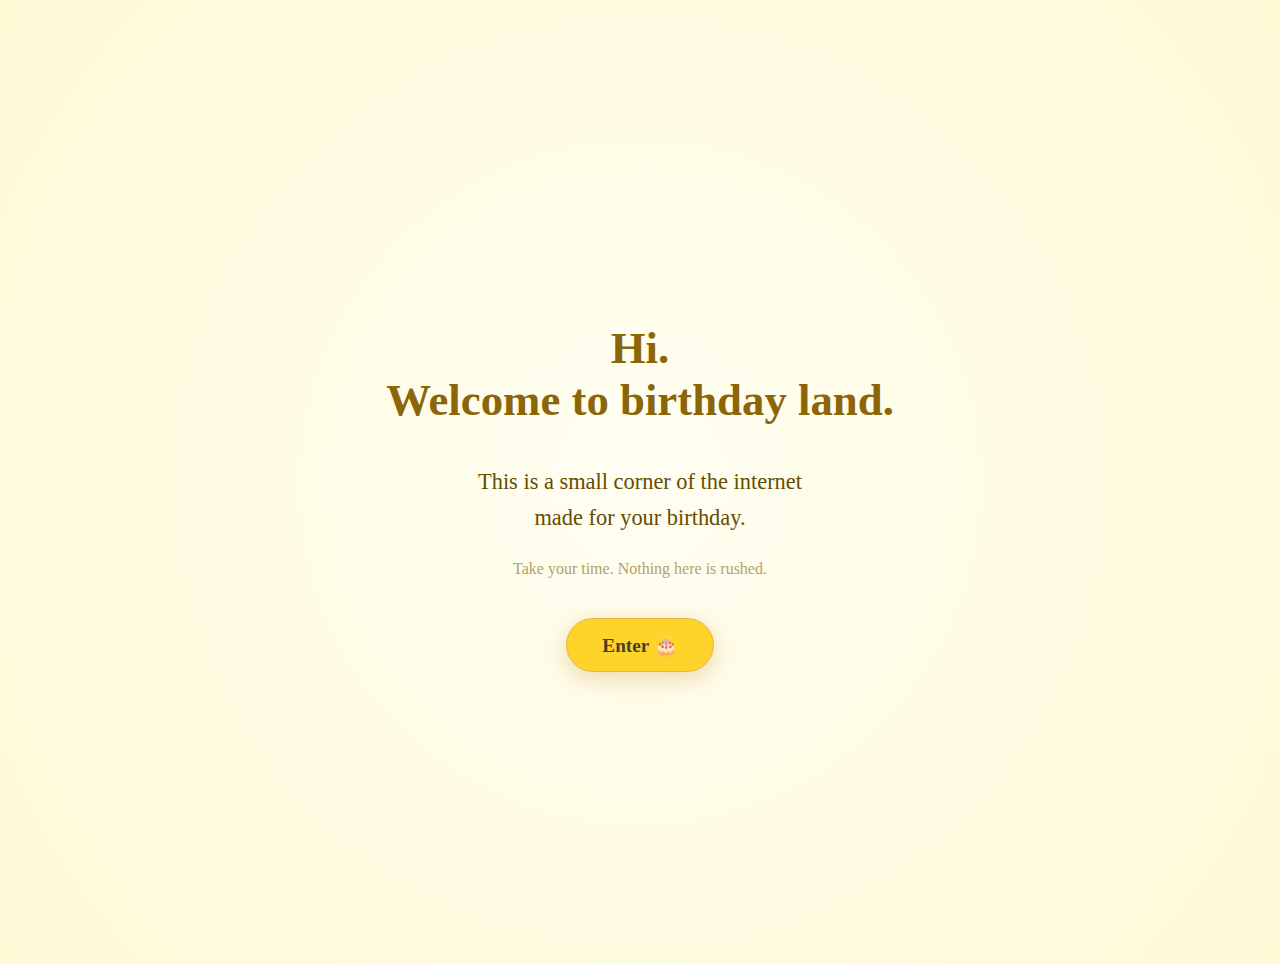
<file: index.html>
<!DOCTYPE html>
<html lang="en">
<head>
    <meta charset="UTF-8">
    <meta name="viewport" content="width=device-width, initial-scale=1.0">
    <title>Bday</title>
    <link rel="stylesheet" href="styles.css">
</head>
<body>
    <main class="hero">
        <h1>
            Hi.<br>
            Welcome to birthday land.
        </h1>

        <p class="subtitle">
            This is a small corner of the internet<br>
            made for your birthday.
        </p>

        <p class="hint">
            Take your time. Nothing here is rushed.
        </p>

        <a href="main.html" class="btn">
            Enter 🎂
        </a>
    </main>
</body>

</html>
</file>
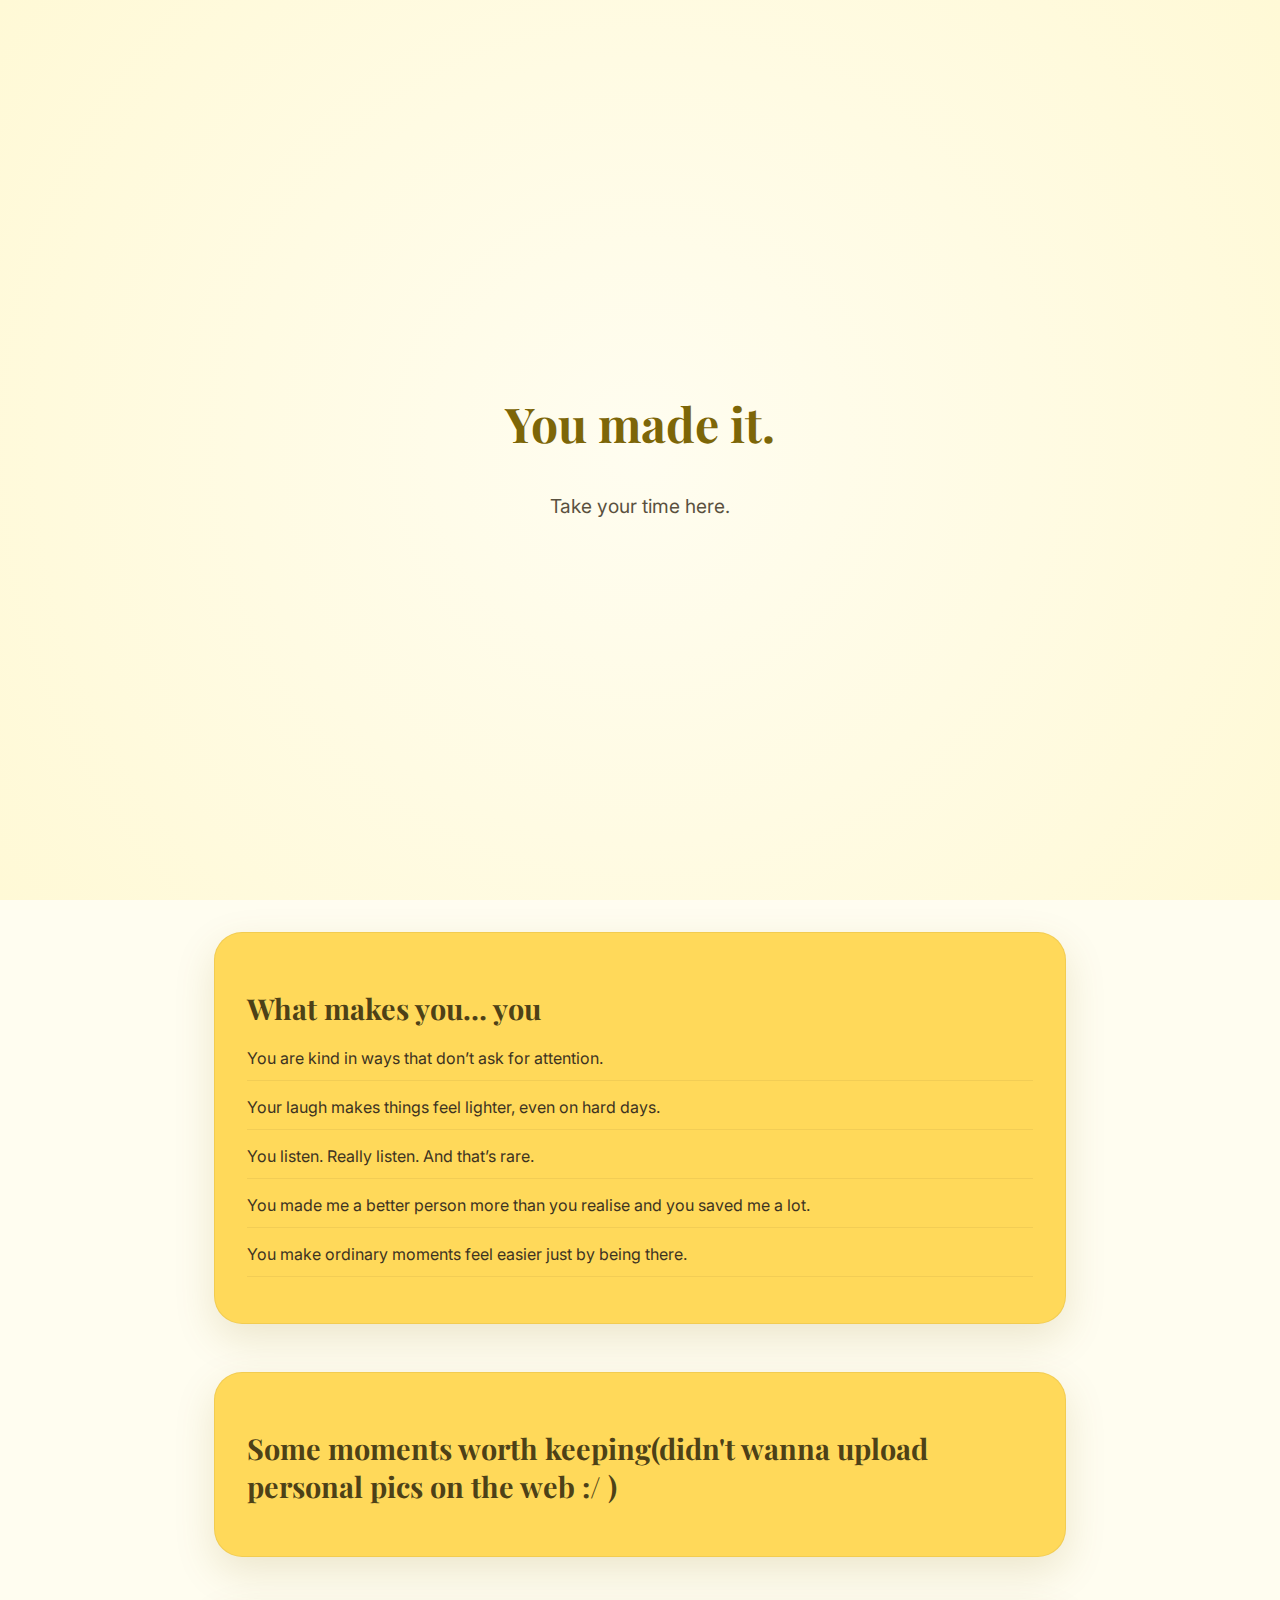
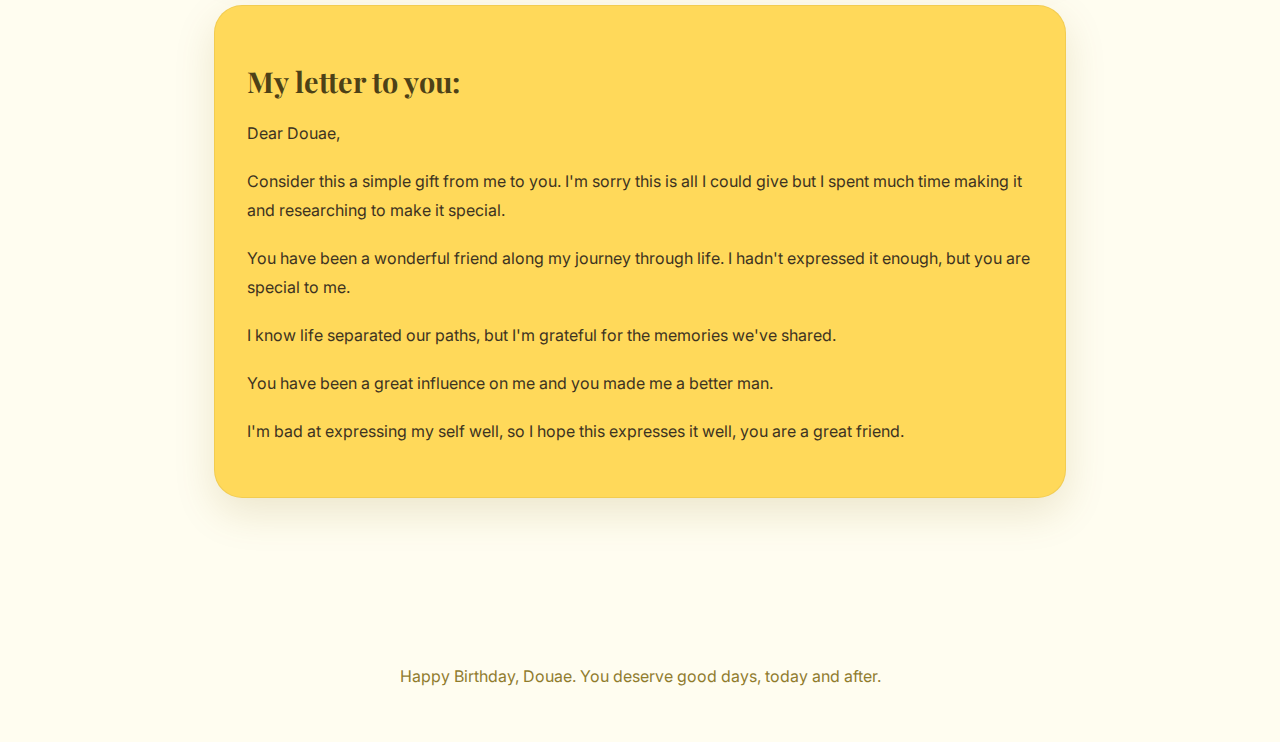
<file: main.html>
<!DOCTYPE html>
<html lang="en">
<head>
    <meta charset="UTF-8">
    <meta name="viewport" content="width=device-width, initial-scale=1.0">
    <title>For Douae</title>
    <link rel="stylesheet" href="style.css">
    <link href="https://fonts.googleapis.com/css2?family=Playfair+Display:wght@400;600&family=Inter:wght@300;400&display=swap" rel="stylesheet">
</head>
<body>

    <header class="hero">
        <h1>You made it.</h1>
        <p> 
            Take your time here.
        </p>
    </header>

    <main>

        <article class="card">
            <h2>What makes you… you</h2>
            <ul>
                <li>You are kind in ways that don’t ask for attention.</li>
                <li>Your laugh makes things feel lighter, even on hard days.</li>
                <li>You listen. Really listen. And that’s rare.</li>
                <li>You made me a better person more than you realise and you saved me a lot.</li>
                <li>You make ordinary moments feel easier just by being there.</li>
            </ul>
        </article>

        <article class="card">
            <h2>Some moments worth keeping(didn't wanna upload personal pics on the web :/ )</h2>
            <div class="memories">
                
            </div>
        </article>

        <article class="card letter">
        <h2>My letter to you:</h2>
        <p>Dear Douae,</p>
        <p>Consider this a simple gift from me to you. I'm sorry this is all I could give but I spent much time making it and researching to make it special.</p>
        <p>You have been a wonderful friend along my journey through life. I hadn't expressed it enough, but you are special to me.</p>
        <p>I know life separated our paths, but I'm grateful for the memories we've shared.</p>
        <p>You have been a great influence on me and you made me a better man.</p>
        <p>I'm bad at expressing my self well, so I hope this expresses it well, you are a great friend.</p>
    </article>

    </main>

    <footer>
        <p>
            Happy Birthday, Douae.  
            You deserve good days, today and after.
        </p>
    </footer>

</body>
</html>
</file>
<file: styles.css>
body {
    /* A rich, warm cream that feels like parchment, not peach */
    background-color: #FFFEF2; 
    /* Deep Olive-Brown provides much better harmony with yellow than pure grey */
    color: #4A412A; 
    font-family: 'Playfair Display', serif;
    margin: 0;
}

.hero {
    min-height: 100vh;
    display: flex;
    flex-direction: column;
    justify-content: center;
    align-items: center;
    text-align: center;
    padding: 2rem;
    /* Subtle radial glow to make the center pop */
    background: radial-gradient(circle, #FFFEF2 0%, #FFF9D6 100%);
}

h1 {
    font-size: 2.8rem;
    margin-bottom: 1rem;
    /* Using a bold Ochre for the primary heading */
    color: #8B6508; 
}

.subtitle {
    font-size: 1.4rem;
    line-height: 1.6;
    margin-bottom: 0.5rem;
    color: #634E00;
}

.hint {
    font-size: 1rem;
    /* Lower opacity but still within the warm spectrum */
    color: #7D6608;
    opacity: 0.6;
    margin-bottom: 2.5rem;
}

.btn {
    /* Bold Mustard Yellow - This is your primary action color */
    background-color: #FFD32A; 
    color: #4A412A;
    text-decoration: none;
    padding: 0.9rem 2.2rem;
    border-radius: 30px;
    font-size: 1.2rem;
    font-weight: 600;
    /* Warm shadow instead of a cold black one */
    box-shadow: 0 6px 25px rgba(184, 134, 11, 0.3);
    transition: all 0.3s cubic-bezier(0.175, 0.885, 0.32, 1.275);
    border: 1px solid #EAB543;
}

.btn:hover {
    /* Instead of just moving, let's make it "glow" */
    background-color: #FFC312;
    transform: translateY(-4px) scale(1.02);
    box-shadow: 0 12px 35px rgba(184, 134, 11, 0.4);
    color: #2E2E2E;
}
</file>
<file: style.css>
* {
    box-sizing: border-box;
}

body {
    margin: 0;
    /* Soft cream background - much warmer than what you had */
    background-color: #FFFDF0; 
    color: #3D3321; /* Deep charcoal with a hint of brown to match the yellow */
    font-family: 'Inter', sans-serif;
}

/* HERO */
.hero {
    min-height: 100vh;
    padding: 3rem 1.5rem;
    display: flex;
    flex-direction: column;
    justify-content: center;
    align-items: center;
    text-align: center;
    /* Subtle gradient to give the hero some depth */
    background: radial-gradient(circle, #FFFDF0 0%, #FFF9D6 100%);
}

.hero h1 {
    font-family: 'Playfair Display', serif;
    font-size: 3rem;
    margin-bottom: 1rem;
    color: #7D6608; /* Aged Gold */
}

.hero p {
    font-size: 1.2rem;
    line-height: 1.7;
    max-width: 500px;
    opacity: 0.85;
}

/* MAIN */
main {
    max-width: 900px;
    margin: 0 auto;
    padding: 2rem 1.5rem 4rem;
}

.card {
    /* Bold Amber/Mustard yellow instead of that pink */
    background-color: #FFD95A; 
    padding: 2rem;
    border-radius: 28px;
    margin-bottom: 3rem;
    /* Softened the shadow so it doesn't look like a floating brick */
    box-shadow: 0 15px 40px rgba(125, 102, 8, 0.15);
    border: 1px solid rgba(125, 102, 8, 0.1);
}

.card h2 {
    font-family: 'Playfair Display', serif;
    font-size: 1.8rem;
    margin-bottom: 1.2rem;
    color: #4D4117;
}

/* LIST */
.card ul {
    list-style: none;
    padding: 0;
    margin: 0;
}

.card ul li {
    margin-bottom: 0.9rem;
    line-height: 1.6;
    border-bottom: 1px solid rgba(0,0,0,0.05);
    padding-bottom: 0.5rem;
}

/* MEMORIES */
.memories {
    display: grid;
    grid-template-columns: repeat(auto-fit, minmax(160px, 1fr));
    gap: 1rem;
    margin-top: 1rem;
}

.memories img {
    width: 100%;
    border-radius: 18px;
    /* Sepia works better with yellow than pure grayscale */
    filter: sepia(100%) brightness(90%);
    transition: filter 0.3s ease, transform 0.3s ease;
}

.memories img:hover {
    filter: sepia(0%) brightness(100%);
    transform: scale(1.03);
}

.memory-note {
    margin-top: 1.2rem;
    font-size: 0.95rem;
    opacity: 0.8;
    text-align: center;
    color: #7D6608;
}

/* LETTER */
.letter p {
    line-height: 1.8;
    margin-bottom: 1.2rem;
}

/* FOOTER */
footer {
    text-align: center;
    padding: 2.5rem 1.5rem;
    font-size: 1rem;
    opacity: 0.85;
    color: #7D6608;
}
/* LINKS & BUTTONS */
a {
    color: #7D6608; /* The Aged Gold from your headers */
    text-decoration: none;
    font-weight: 600;
    padding: 0.1rem 0.2rem;
    transition: all 0.2s ease-in-out;
    position: relative;
}

/* The "Pattern" Approach: A subtle underline that expands */
a::after {
    content: '';
    position: absolute;
    width: 100%;
    height: 2px;
    bottom: 0;
    left: 0;
    background-color: #3D3321;
    transform: scaleX(0);
    transform-origin: bottom right;
    transition: transform 0.3s ease;
}

a:hover {
    color: #3D3321;
}

a:hover::after {
    transform: scaleX(1);
    transform-origin: bottom left;
}

/* Specifically for links inside the yellow .card */
.card a {
    color: #4D4117;
    background-color: rgba(255, 255, 255, 0.3); /* Slight highlight */
    border-radius: 4px;
}

.card a:hover {
    background-color: #3D3321;
    color: #FFD95A; /* Invert the colors on hover */
}
</file>
